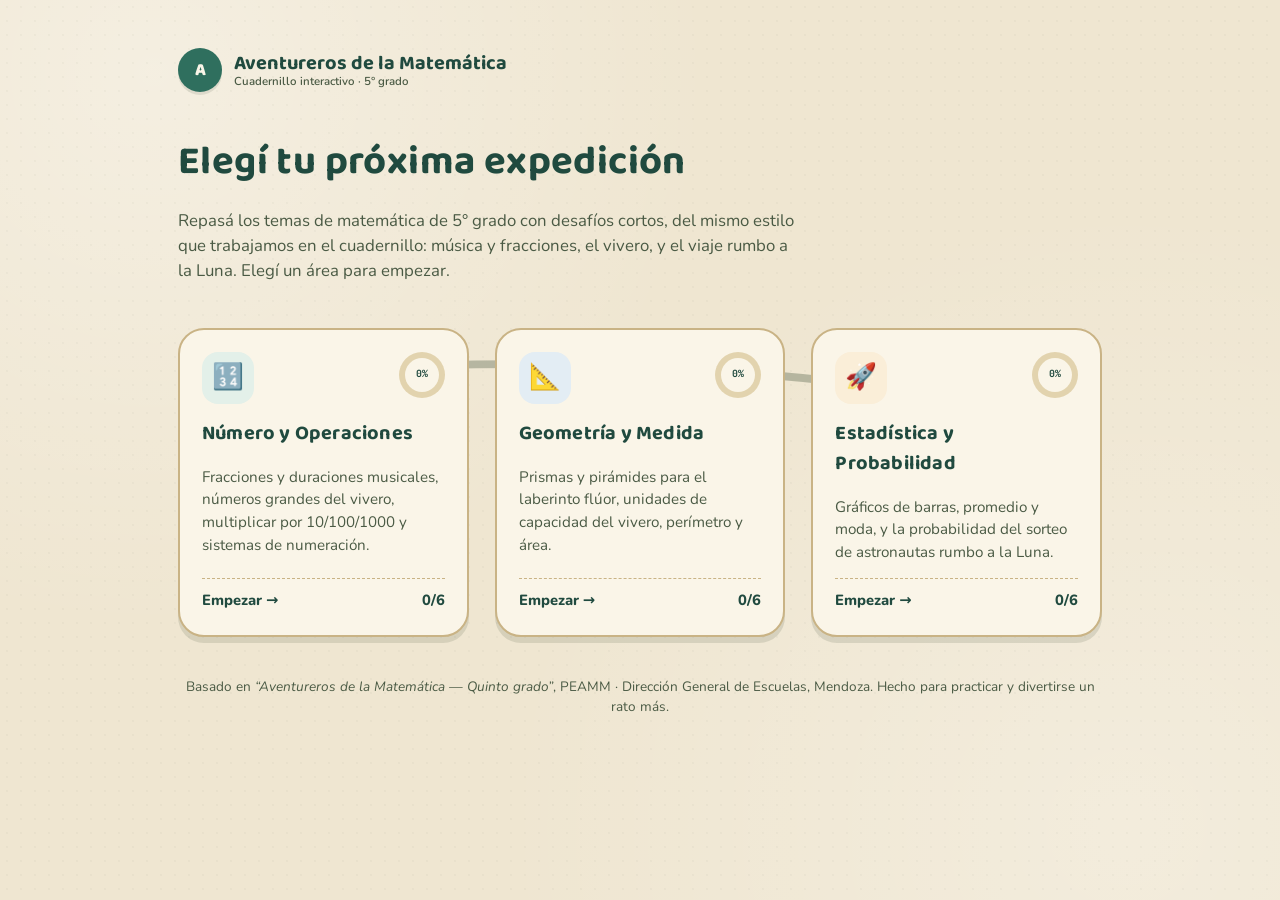
<file: cuadernillo-repaso/index.html>
<!DOCTYPE html>
<html lang="es-AR">
<head>
<meta charset="UTF-8">
<meta name="viewport" content="width=device-width, initial-scale=1">
<title>Aventureros de la Matemática · 5° grado</title>
<meta name="description" content="Ejercitación interactiva de Matemática para 5° grado: fracciones, decimales, geometría, medida, estadística y probabilidad.">
<link rel="icon" href="data:image/svg+xml,<svg xmlns=%22http://www.w3.org/2000/svg%22 viewBox=%220 0 100 100%22><text y=%22.9em%22 font-size=%2290%22>🧭</text></svg>">
<link rel="stylesheet" href="css/styles.css">
</head>
<body>
<div class="shell">

  <header class="top-bar">
    <a class="brand" href="index.html">
      <span class="brand__badge" aria-hidden="true">A</span>
      <span class="brand__text">Aventureros de la Matemática<small>Cuadernillo interactivo · 5° grado</small></span>
    </a>
  </header>

  <section class="hero">
    <h1>Elegí tu próxima expedición</h1>
    <p>Repasá los temas de matemática de 5° grado con desafíos cortos, del mismo estilo que trabajamos en el cuadernillo: música y fracciones, el vivero, y el viaje rumbo a la Luna. Elegí un área para empezar.</p>
  </section>

  <div class="trail-wrap">
    <svg class="trail-svg" viewBox="0 0 100 100" preserveAspectRatio="none" aria-hidden="true">
      <path d="M 10 15 Q 50 5, 90 25 T 50 55 T 10 85" />
    </svg>
    <div class="topic-grid" id="topic-grid"></div>
  </div>

  <footer class="site-foot">
    <p>Basado en <em>“Aventureros de la Matemática — Quinto grado”</em>, PEAMM · Dirección General de Escuelas, Mendoza. Hecho para practicar y divertirse un rato más.</p>
  </footer>
</div>

<script src="js/engine.js"></script>
<script src="js/home.js"></script>
</body>
</html>
</file>
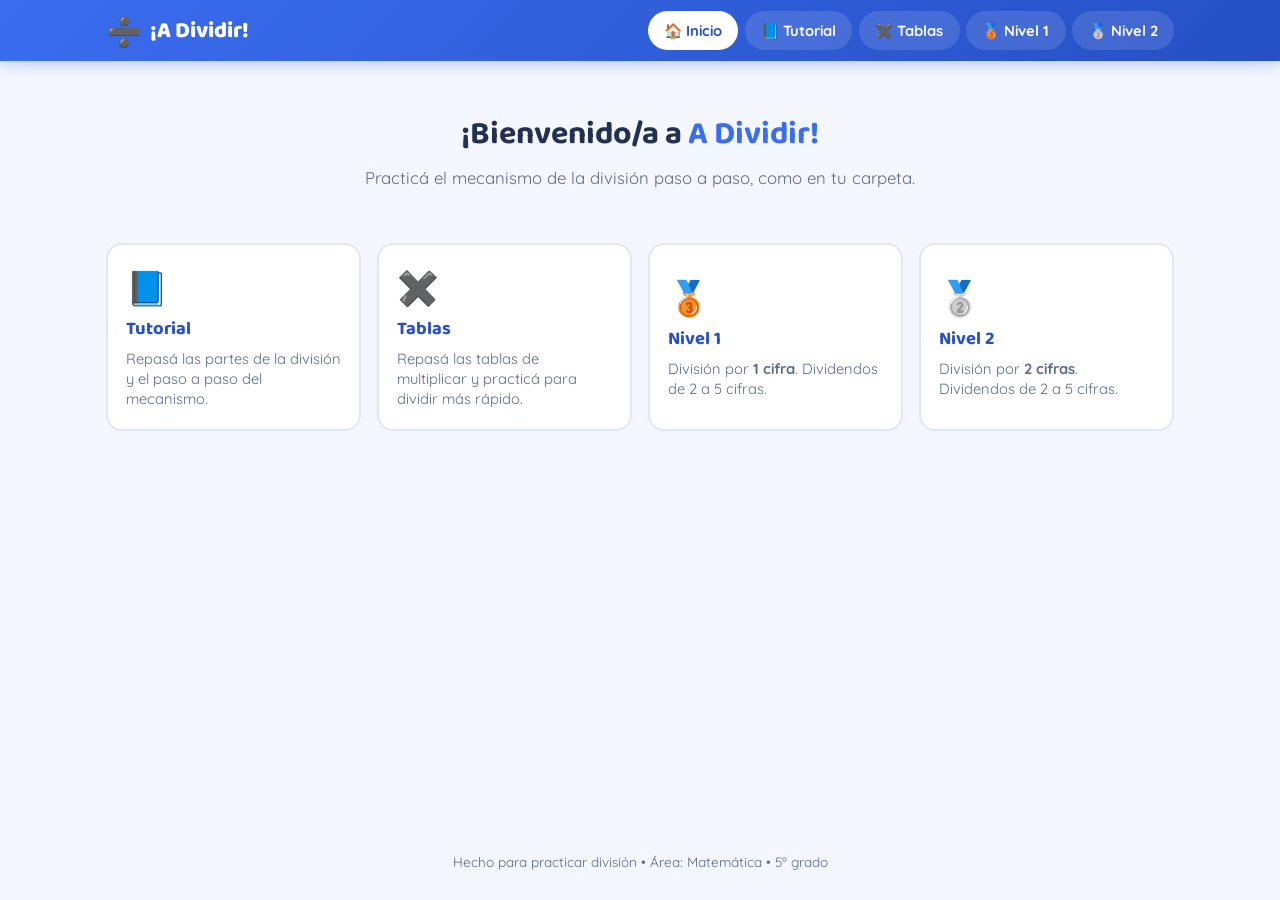
<file: division/index.html>
<!DOCTYPE html>
<html lang="es">
<head>
<meta charset="UTF-8">
<meta name="viewport" content="width=device-width, initial-scale=1.0">
<title>¡A Dividir! - Práctica de Divisiones 5º Grado</title>
<link rel="preconnect" href="https://fonts.googleapis.com">
<link rel="preconnect" href="https://fonts.gstatic.com" crossorigin>
<link href="https://fonts.googleapis.com/css2?family=Baloo+2:wght@500;700;800&family=Quicksand:wght@500;600;700&display=swap" rel="stylesheet">
<link rel="stylesheet" href="style.css">
</head>
<body>

<header id="app-header">
  <div class="header-inner">
    <div class="brand" data-nav="inicio">
      <span class="brand-icon">➗</span>
      <span class="brand-title">¡A Dividir!</span>
    </div>
    <nav id="main-nav">
      <button class="nav-btn active" data-nav="inicio">🏠 Inicio</button>
      <button class="nav-btn" data-nav="tutorial">📘 Tutorial</button>
      <button class="nav-btn" data-nav="tablas">✖️ Tablas</button>
      <button class="nav-btn" data-nav="nivel1">🥉 Nivel 1</button>
      <button class="nav-btn" data-nav="nivel2">🥈 Nivel 2</button>
    </nav>
  </div>
</header>

<main id="app-main">

  <!-- ===================== INICIO ===================== -->
  <section id="view-inicio" class="view active">
    <div class="hero">
      <h1>¡Bienvenido/a a <span class="accent">A Dividir!</span></h1>
      <p class="hero-sub">Practicá el mecanismo de la división paso a paso, como en tu carpeta.</p>
    </div>
    <div class="cards-grid">
      <button class="menu-card" data-nav="tutorial">
        <div class="menu-card-icon">📘</div>
        <h3>Tutorial</h3>
        <p>Repasá las partes de la división y el paso a paso del mecanismo.</p>
      </button>
      <button class="menu-card" data-nav="tablas">
        <div class="menu-card-icon">✖️</div>
        <h3>Tablas</h3>
        <p>Repasá las tablas de multiplicar y practicá para dividir más rápido.</p>
      </button>
      <button class="menu-card" data-nav="nivel1">
        <div class="menu-card-icon">🥉</div>
        <h3>Nivel 1</h3>
        <p>División por <strong>1 cifra</strong>. Dividendos de 2 a 5 cifras.</p>
      </button>
      <button class="menu-card" data-nav="nivel2">
        <div class="menu-card-icon">🥈</div>
        <h3>Nivel 2</h3>
        <p>División por <strong>2 cifras</strong>. Dividendos de 2 a 5 cifras.</p>
      </button>
    </div>
  </section>

  <!-- ===================== TUTORIAL ===================== -->
  <section id="view-tutorial" class="view">
    <h2 class="view-title">📘 Tutorial: el mecanismo de la división</h2>
    <div class="tutorial-box">
      <div id="tutorial-slide" class="tutorial-slide"></div>
      <div class="tutorial-controls">
        <button id="tut-prev" class="btn btn-secondary">⬅ Anterior</button>
        <span id="tut-progress" class="tutorial-progress"></span>
        <button id="tut-next" class="btn btn-primary">Siguiente ➡</button>
      </div>
    </div>
  </section>

  <!-- ===================== TABLAS ===================== -->
  <section id="view-tablas" class="view">
    <h2 class="view-title">✖️ Tablas de multiplicar</h2>

    <div class="tablas-tabs">
      <button class="tab-btn active" data-tab="consulta">📖 Consultar tabla</button>
      <button class="tab-btn" data-tab="practicar">🎯 Practicar</button>
    </div>

    <div id="tablas-consulta" class="tablas-panel active">
      <div class="tabla-selector" id="tabla-selector"></div>
      <div class="tabla-resultado" id="tabla-resultado"></div>
    </div>

    <div id="tablas-practicar" class="tablas-panel">
      <div class="practica-card">
        <div class="practica-score">Aciertos: <span id="practica-aciertos">0</span> / <span id="practica-total">0</span></div>
        <div class="practica-pregunta" id="practica-pregunta">¿Cuánto es 6 × 7?</div>
        <input type="number" id="practica-input" class="practica-input" placeholder="?">
        <div class="practica-buttons">
          <button id="practica-comprobar" class="btn btn-primary">Comprobar</button>
          <button id="practica-siguiente" class="btn btn-secondary">Siguiente ➡</button>
        </div>
        <div id="practica-feedback" class="practica-feedback"></div>
      </div>
    </div>
  </section>

  <!-- ===================== NIVEL 1 (1 cifra) ===================== -->
  <section id="view-nivel1" class="view">
    <h2 class="view-title">🥉 Nivel 1 — División por 1 cifra</h2>
    <p class="view-desc">Elegí cuántas cifras querés que tenga el dividendo. ¡Empezá por 2 e ideal ir subiendo!</p>
    <div class="dificultad-selector" id="nivel1-dif"></div>
    <div class="ejercicio-toolbar">
      <button id="nivel1-nuevo" class="btn btn-primary">🔄 Nuevo ejercicio</button>
    </div>
    <div id="nivel1-exercise" class="exercise-area"></div>
  </section>

  <!-- ===================== NIVEL 2 (2 cifras) ===================== -->
  <section id="view-nivel2" class="view">
    <h2 class="view-title">🥈 Nivel 2 — División por 2 cifras</h2>
    <p class="view-desc">Elegí cuántas cifras querés que tenga el dividendo.</p>
    <div class="dificultad-selector" id="nivel2-dif"></div>
    <div class="ejercicio-toolbar">
      <button id="nivel2-nuevo" class="btn btn-primary">🔄 Nuevo ejercicio</button>
    </div>
    <div id="nivel2-exercise" class="exercise-area"></div>
  </section>

</main>

<footer id="app-footer">
  <p>Hecho para practicar división • Área: Matemática • 5º grado</p>
</footer>

<script src="script.js"></script>
</body>
</html>
</file>
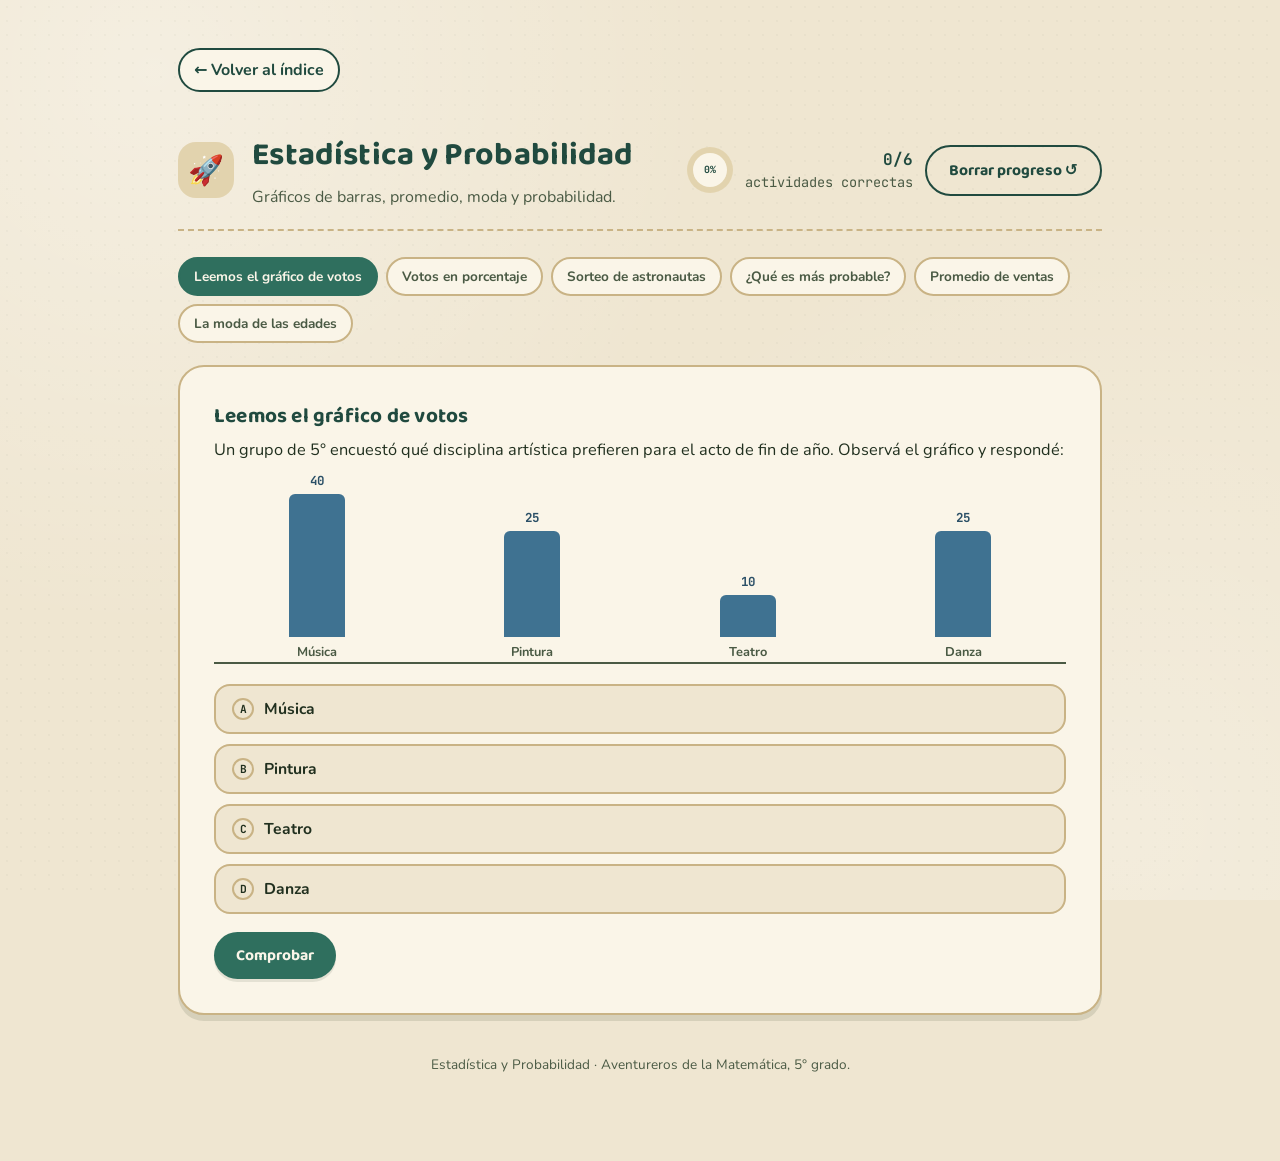
<file: cuadernillo-repaso/temas/estadistica-probabilidad.html>
<!DOCTYPE html>
<html lang="es-AR">
<head>
<meta charset="UTF-8">
<meta name="viewport" content="width=device-width, initial-scale=1">
<title>Estadística y Probabilidad · Aventureros de la Matemática 5°</title>
<link rel="icon" href="data:image/svg+xml,<svg xmlns=%22http://www.w3.org/2000/svg%22 viewBox=%220 0 100 100%22><text y=%22.9em%22 font-size=%2290%22>🚀</text></svg>">
<link rel="stylesheet" href="../css/styles.css">
</head>
<body>
<div class="shell">
  <header class="top-bar">
    <a class="back-link" href="../index.html">← Volver al índice</a>
  </header>

  <div id="topic-header" class="topic-header"></div>
  <nav id="activity-nav" class="activity-nav" aria-label="Actividades del tema"></nav>
  <div id="activity-panel"></div>

  <footer class="site-foot">
    <p>Estadística y Probabilidad · Aventureros de la Matemática, 5° grado.</p>
  </footer>
</div>

<script src="../js/engine.js"></script>
<script src="../js/temas/estadistica-probabilidad.js"></script>
</body>
</html>
</file>
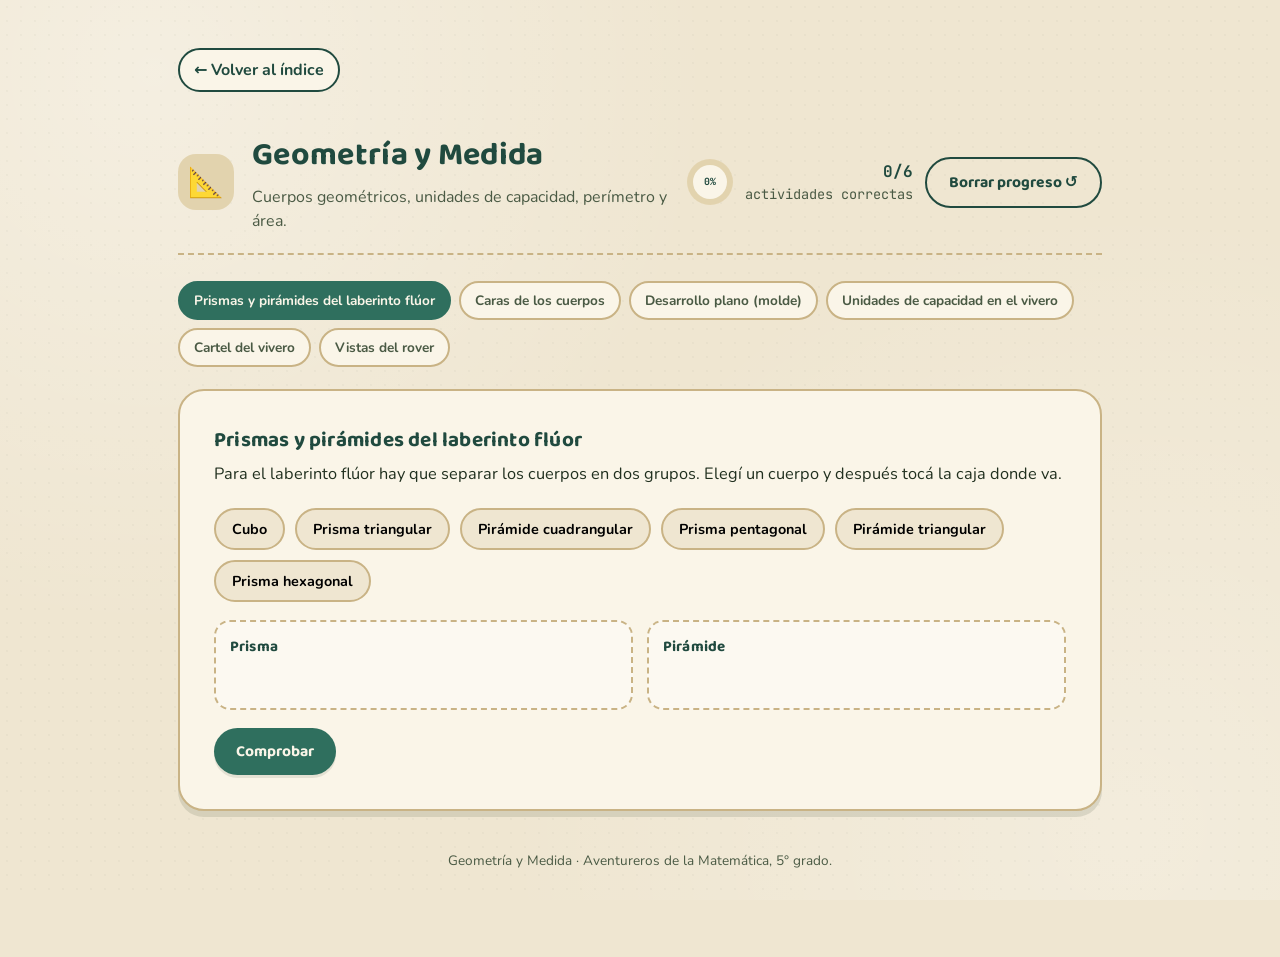
<file: cuadernillo-repaso/temas/geometria-medida.html>
<!DOCTYPE html>
<html lang="es-AR">
<head>
<meta charset="UTF-8">
<meta name="viewport" content="width=device-width, initial-scale=1">
<title>Geometría y Medida · Aventureros de la Matemática 5°</title>
<link rel="icon" href="data:image/svg+xml,<svg xmlns=%22http://www.w3.org/2000/svg%22 viewBox=%220 0 100 100%22><text y=%22.9em%22 font-size=%2290%22>📐</text></svg>">
<link rel="stylesheet" href="../css/styles.css">
</head>
<body>
<div class="shell">
  <header class="top-bar">
    <a class="back-link" href="../index.html">← Volver al índice</a>
  </header>

  <div id="topic-header" class="topic-header"></div>
  <nav id="activity-nav" class="activity-nav" aria-label="Actividades del tema"></nav>
  <div id="activity-panel"></div>

  <footer class="site-foot">
    <p>Geometría y Medida · Aventureros de la Matemática, 5° grado.</p>
  </footer>
</div>

<script src="../js/engine.js"></script>
<script src="../js/temas/geometria-medida.js"></script>
</body>
</html>
</file>
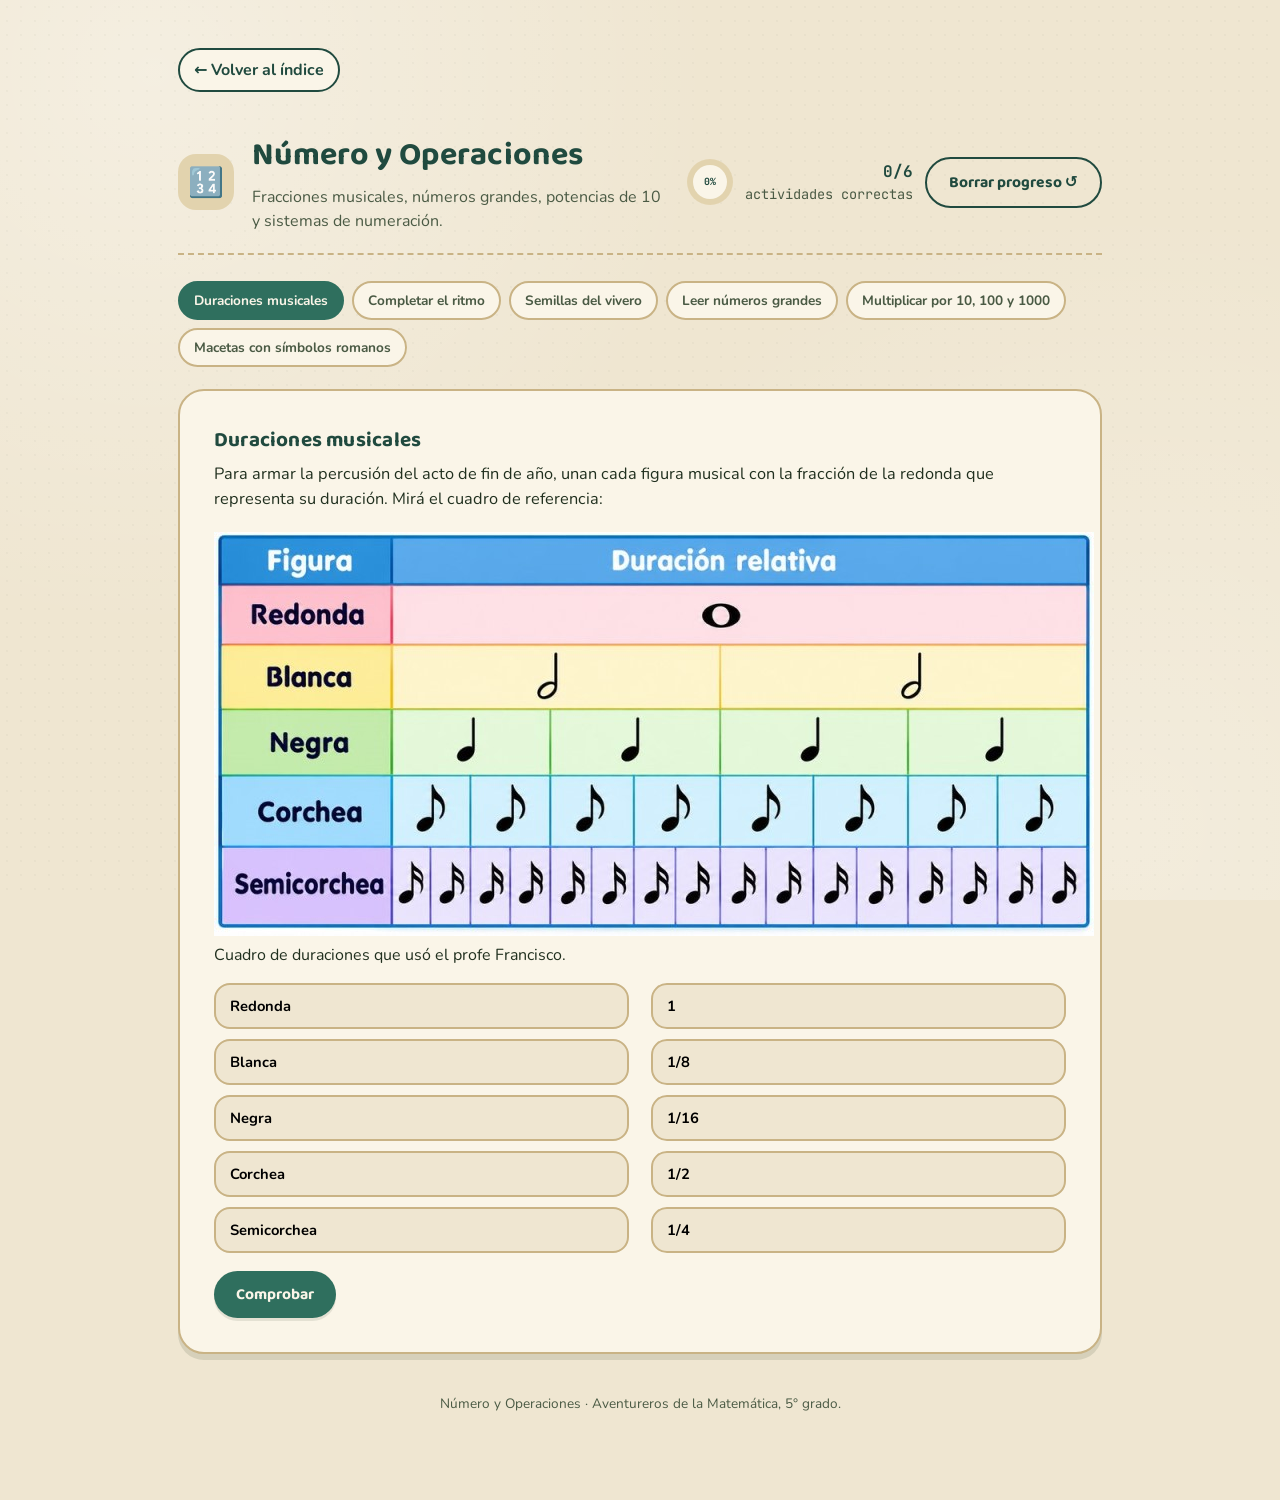
<file: cuadernillo-repaso/temas/numero-operaciones.html>
<!DOCTYPE html>
<html lang="es-AR">
<head>
<meta charset="UTF-8">
<meta name="viewport" content="width=device-width, initial-scale=1">
<title>Número y Operaciones · Aventureros de la Matemática 5°</title>
<link rel="icon" href="data:image/svg+xml,<svg xmlns=%22http://www.w3.org/2000/svg%22 viewBox=%220 0 100 100%22><text y=%22.9em%22 font-size=%2290%22>🔢</text></svg>">
<link rel="stylesheet" href="../css/styles.css">
</head>
<body>
<div class="shell">
  <header class="top-bar">
    <a class="back-link" href="../index.html">← Volver al índice</a>
  </header>

  <div id="topic-header" class="topic-header"></div>
  <nav id="activity-nav" class="activity-nav" aria-label="Actividades del tema"></nav>
  <div id="activity-panel"></div>

  <footer class="site-foot">
    <p>Número y Operaciones · Aventureros de la Matemática, 5° grado.</p>
  </footer>
</div>

<script src="../js/engine.js"></script>
<script src="../js/temas/numero-operaciones.js"></script>
</body>
</html>
</file>
<file: cuadernillo-repaso/css/styles.css>
@import url('https://fonts.googleapis.com/css2?family=Baloo+2:wght@500;600;700;800&family=Nunito:ital,wght@0,400;0,600;0,700;1,600&family=JetBrains+Mono:wght@500;700&display=swap');

/* ---------- Tokens ---------- */
:root{
  --kraft:        #efe6d1;
  --kraft-deep:   #e2d3ae;
  --paper:        #faf5e8;
  --ink:          #21301f;
  --ink-soft:     #4a5a44;
  --pine:         #2f6f5e;
  --pine-deep:    #204a3f;
  --mustard:      #dc9c2f;
  --mustard-deep: #9c6c14;
  --sky:          #3f7291;
  --sky-deep:     #2a4f66;
  --brick:        #b6522f;
  --brick-deep:   #7c341a;
  --ok:           #2f7a4f;
  --ok-bg:        #dcefe0;
  --err:          #a4402a;
  --err-bg:       #f6ddd3;
  --line:         #c9b385;

  --radius-s: 10px;
  --radius-m: 16px;
  --radius-l: 26px;

  --shadow: 0 6px 0 rgba(33,48,31,0.12);
  --shadow-soft: 0 3px 0 rgba(33,48,31,0.10);

  --font-display: "Baloo 2", system-ui, sans-serif;
  --font-body: "Nunito", system-ui, sans-serif;
  --font-mono: "JetBrains Mono", ui-monospace, monospace;
}

@media (prefers-reduced-motion: reduce){
  *{ animation-duration: 0.001ms !important; animation-iteration-count: 1 !important; transition-duration: 0.001ms !important; }
}

*, *::before, *::after{ box-sizing: border-box; }

html{ scroll-behavior: smooth; }

body{
  margin:0;
  min-height:100vh;
  background:
    radial-gradient(circle at 12% 8%, rgba(255,255,255,0.35), transparent 40%),
    radial-gradient(circle at 88% 92%, rgba(255,255,255,0.25), transparent 45%),
    var(--kraft);
  background-attachment: fixed;
  color: var(--ink);
  font-family: var(--font-body);
  line-height: 1.5;
}

/* subtle paper-grain via layered dots */
body::before{
  content:"";
  position: fixed; inset:0;
  pointer-events:none;
  opacity:0.5;
  background-image: radial-gradient(rgba(33,48,31,0.055) 1px, transparent 1px);
  background-size: 14px 14px;
  z-index:0;
}

h1,h2,h3,h4{
  font-family: var(--font-display);
  margin: 0 0 0.4em;
  color: var(--pine-deep);
  letter-spacing: 0.01em;
}

p{ margin: 0 0 1em; }

a{ color: var(--sky-deep); }

button{ font-family: inherit; }

:focus-visible{
  outline: 3px solid var(--mustard-deep);
  outline-offset: 3px;
  border-radius: 6px;
}

.visually-hidden{
  position:absolute; width:1px; height:1px;
  overflow:hidden; clip:rect(0 0 0 0); white-space:nowrap;
}

/* ---------- Shell ---------- */
.shell{
  position:relative; z-index:1;
  max-width: 980px;
  margin: 0 auto;
  padding: clamp(20px, 5vw, 48px) clamp(16px, 4vw, 28px) 72px;
}

.top-bar{
  display:flex;
  align-items:center;
  justify-content:space-between;
  gap:12px;
  margin-bottom: clamp(24px, 5vw, 40px);
}

.brand{
  display:flex;
  align-items:center;
  gap:12px;
  text-decoration:none;
}

.brand__badge{
  width:44px; height:44px;
  border-radius: 50%;
  background: var(--pine);
  color: var(--paper);
  display:grid; place-items:center;
  font-family: var(--font-display);
  font-weight:800;
  font-size:1.1rem;
  box-shadow: var(--shadow-soft);
  flex: none;
}

.brand__text{
  font-family: var(--font-display);
  color: var(--pine-deep);
  font-weight: 700;
  font-size: clamp(1rem, 2.6vw, 1.25rem);
  line-height:1.15;
}
.brand__text small{
  display:block;
  font-family: var(--font-body);
  font-weight:600;
  color: var(--ink-soft);
  font-size:0.72rem;
  text-transform: none;
}

.back-link{
  display:inline-flex; align-items:center; gap:6px;
  font-weight:700;
  text-decoration:none;
  color: var(--pine-deep);
  padding:8px 14px;
  border-radius: 999px;
  border:2px solid var(--pine-deep);
  background: var(--paper);
  transition: transform 0.15s ease, background 0.15s ease;
}
.back-link:hover{ background: var(--kraft-deep); transform: translateY(-1px); }

/* ---------- Hero (landing) ---------- */
.hero{ margin-bottom: clamp(28px, 6vw, 44px); max-width: 62ch; }
.hero h1{ font-size: clamp(1.7rem, 4.4vw, 2.5rem); }
.hero p{ color: var(--ink-soft); font-size:1.05rem; }

.trail-wrap{ position:relative; }

.trail-svg{
  position:absolute;
  inset:0;
  width:100%; height:100%;
  z-index:0;
  pointer-events:none;
}
.trail-svg path{
  fill:none;
  stroke: var(--ink-soft);
  stroke-width:2.5;
  stroke-dasharray: 9 9;
  opacity:0.35;
}

/* ---------- Topic cards (landing) ---------- */
.topic-grid{
  position:relative; z-index:1;
  display:grid;
  gap: clamp(18px, 3vw, 26px);
  grid-template-columns: repeat(auto-fit, minmax(260px, 1fr));
}

.topic-card{
  position:relative;
  display:flex;
  flex-direction:column;
  gap:14px;
  padding: 22px 22px 24px;
  background: var(--paper);
  border-radius: var(--radius-l);
  border: 2px solid var(--line);
  box-shadow: var(--shadow);
  text-decoration:none;
  color: var(--ink);
  transition: transform 0.18s ease, box-shadow 0.18s ease;
}
.topic-card:hover{ transform: translateY(-4px); box-shadow: 0 10px 0 rgba(33,48,31,0.12); }
.topic-card:focus-visible{ transform: translateY(-4px); }

.topic-card__top{ display:flex; align-items:flex-start; justify-content:space-between; gap:10px; }

.topic-card__icon{
  width:52px; height:52px;
  border-radius: 16px;
  display:grid; place-items:center;
  font-size:1.6rem;
  flex:none;
}
.topic-card--numero .topic-card__icon{ background:#e3f0e9; }
.topic-card--geometria .topic-card__icon{ background:#e3edf4; }
.topic-card--estadistica .topic-card__icon{ background:#faeed8; }

.topic-card h2{ font-size:1.25rem; margin-bottom:0.2em; }
.topic-card__desc{ color: var(--ink-soft); font-size:0.95rem; margin:0; }

.topic-card__foot{
  margin-top:auto;
  display:flex; align-items:center; justify-content:space-between; gap:10px;
  padding-top:10px;
  border-top: 1.5px dashed var(--line);
}

.topic-card__cta{
  font-weight:800;
  color: var(--pine-deep);
  font-size:0.92rem;
}

/* ---------- Progress ring ---------- */
.ring{
  --pct: 0;
  width:46px; height:46px;
  border-radius:50%;
  display:grid; place-items:center;
  background: conic-gradient(var(--pine) calc(var(--pct)*1%), var(--kraft-deep) 0);
  flex: none;
}
.ring__hole{
  width:34px; height:34px;
  border-radius:50%;
  background: var(--paper);
  display:grid; place-items:center;
  font-family: var(--font-mono);
  font-weight:700;
  font-size:0.62rem;
  color: var(--pine-deep);
}

/* ---------- Topic page header ---------- */
.topic-header{
  display:flex;
  flex-wrap:wrap;
  align-items:center;
  gap: 18px;
  margin-bottom: 26px;
  padding-bottom: 20px;
  border-bottom: 2.5px dashed var(--line);
}
.topic-header__icon{
  width:56px; height:56px;
  border-radius:18px;
  display:grid; place-items:center;
  font-size:1.8rem;
  background: var(--kraft-deep);
  flex:none;
}
.topic-header__text{ flex:1 1 240px; }
.topic-header h1{ font-size: clamp(1.4rem, 3.4vw, 2rem); margin-bottom:0.15em; }
.topic-header p{ margin:0; color: var(--ink-soft); }

.topic-header__stats{
  display:flex; align-items:center; gap:12px;
  margin-left:auto;
}
.topic-header__score{
  font-family: var(--font-mono);
  font-size:0.85rem;
  color: var(--ink-soft);
  text-align:right;
}
.topic-header__score strong{ display:block; color: var(--pine-deep); font-size:1rem; }

/* ---------- Activity nav ---------- */
.activity-nav{
  display:flex;
  flex-wrap:wrap;
  gap:8px;
  margin-bottom: 22px;
}
.activity-pill{
  border: 2px solid var(--line);
  background: var(--paper);
  color: var(--ink-soft);
  font-weight:700;
  font-size:0.85rem;
  padding:8px 14px;
  border-radius:999px;
  cursor:pointer;
  transition: all 0.15s ease;
}
.activity-pill[aria-current="true"]{
  background: var(--pine);
  border-color: var(--pine);
  color: var(--paper);
}
.activity-pill--done::after{
  content:" ✓";
}
.activity-pill:hover{ border-color: var(--pine); }

/* ---------- Activity panel ---------- */
.activity-panel{
  background: var(--paper);
  border-radius: var(--radius-l);
  border: 2px solid var(--line);
  box-shadow: var(--shadow);
  padding: clamp(20px, 4vw, 34px);
}

.activity-panel h2{ font-size:1.3rem; margin-bottom:0.3em; }
.activity-panel__prompt{ font-size:1.02rem; color: var(--ink); margin-bottom:1.3em; }
.activity-panel__prompt strong{ color: var(--pine-deep); }

/* multiple choice */
.mc-options{ display:grid; gap:10px; margin-bottom:18px; }
.mc-option{
  display:flex; align-items:center; gap:10px;
  text-align:left;
  border:2px solid var(--line);
  background: var(--kraft);
  border-radius: var(--radius-m);
  padding:12px 16px;
  font-family: var(--font-body);
  font-weight:700;
  font-size:0.98rem;
  color: var(--ink);
  cursor:pointer;
  transition: all 0.12s ease;
}
.mc-option:hover{ border-color: var(--pine); }
.mc-option[aria-pressed="true"]{ border-color: var(--pine); background: #e3f0e9; }
.mc-option[data-state="correct"]{ border-color: var(--ok); background: var(--ok-bg); }
.mc-option[data-state="incorrect"]{ border-color: var(--err); background: var(--err-bg); }
.mc-option__bullet{
  width:22px; height:22px; border-radius:50%;
  border:2px solid var(--line);
  flex:none;
  display:grid; place-items:center;
  font-size:0.7rem;
  font-family: var(--font-mono);
}

/* true/false */
.tf-options{ display:flex; gap:12px; margin-bottom:18px; }
.tf-option{
  flex:1;
  border:2px solid var(--line);
  background: var(--kraft);
  border-radius: var(--radius-m);
  padding:16px;
  font-family: var(--font-display);
  font-weight:700;
  font-size:1.05rem;
  cursor:pointer;
  transition: all 0.12s ease;
}
.tf-option:hover{ border-color: var(--pine); }
.tf-option[aria-pressed="true"]{ border-color: var(--pine); background:#e3f0e9; }
.tf-option[data-state="correct"]{ border-color: var(--ok); background: var(--ok-bg); }
.tf-option[data-state="incorrect"]{ border-color: var(--err); background: var(--err-bg); }

/* numeric */
.numeric-items{ display:grid; gap:16px; margin-bottom:18px; }
.numeric-item label{ display:block; font-weight:700; margin-bottom:6px; }
.numeric-item__row{ display:flex; align-items:center; gap:10px; flex-wrap:wrap; }
.numeric-item input[type="text"]{
  font-family: var(--font-mono);
  font-size:1.05rem;
  font-weight:700;
  width:9ch;
  padding:9px 12px;
  border-radius: var(--radius-s);
  border:2px solid var(--line);
  background: var(--kraft);
  color: var(--ink);
}
.numeric-item input[type="text"]:focus{ border-color: var(--pine); }
.numeric-item__unit{ font-size:0.9rem; color: var(--ink-soft); font-weight:700; }
.numeric-item__mark{ font-size:1.1rem; }
.numeric-item[data-state="correct"] input{ border-color: var(--ok); background: var(--ok-bg); }
.numeric-item[data-state="incorrect"] input{ border-color: var(--err); background: var(--err-bg); }

/* match */
.match-board{ display:grid; grid-template-columns: 1fr 1fr; gap: 22px; margin-bottom:18px; }
.match-col{ display:grid; gap:10px; align-content:start; }
.match-chip{
  border:2px solid var(--line);
  background: var(--kraft);
  border-radius: var(--radius-m);
  padding:11px 14px;
  font-weight:700;
  font-size:0.92rem;
  cursor:pointer;
  text-align:left;
  transition: all 0.12s ease;
}
.match-chip:hover{ border-color: var(--pine); }
.match-chip[aria-pressed="true"]{ border-color: var(--mustard-deep); background:#faeed8; }
.match-chip[data-state="matched"]{ border-color: var(--ok); background: var(--ok-bg); cursor:default; }
.match-chip[data-state="wrong"]{ border-color: var(--err); background: var(--err-bg); }
.match-chip:disabled{ opacity:0.55; cursor:default; }

/* classify */
.classify-pool{ display:flex; flex-wrap:wrap; gap:10px; margin-bottom:18px; }
.classify-chip{
  border:2px solid var(--line);
  background: var(--kraft);
  border-radius: 999px;
  padding:9px 16px;
  font-weight:700;
  font-size:0.9rem;
  cursor:pointer;
}
.classify-chip[data-placed="true"]{ opacity:0.4; cursor:default; }
.classify-bins{ display:grid; gap:14px; grid-template-columns: repeat(auto-fit, minmax(200px,1fr)); margin-bottom:18px; }
.classify-bin{
  border:2.5px dashed var(--line);
  border-radius: var(--radius-m);
  padding:14px;
  min-height:90px;
  background: rgba(255,255,255,0.4);
}
.classify-bin h4{ margin:0 0 8px; font-size:0.95rem; color: var(--pine-deep); }
.classify-bin__items{ display:flex; flex-wrap:wrap; gap:8px; }
.classify-bin__items .classify-chip{ cursor:default; }
.classify-bin__items .classify-chip[data-correct="true"]{ border-color: var(--ok); background: var(--ok-bg); }
.classify-bin__items .classify-chip[data-correct="false"]{ border-color: var(--err); background: var(--err-bg); }

/* sort */
.sort-list{ list-style:none; margin:0 0 18px; padding:0; display:grid; gap:8px; }
.sort-item{
  display:flex; align-items:center; gap:10px;
  border:2px solid var(--line);
  background: var(--kraft);
  border-radius: var(--radius-m);
  padding:9px 12px;
}
.sort-item__num{ font-family: var(--font-mono); font-weight:700; color: var(--ink-soft); width:1.4em; flex:none; }
.sort-item__label{ flex:1; font-weight:700; font-family: var(--font-mono); }
.sort-item__controls{ display:flex; gap:4px; }
.sort-btn{
  border:2px solid var(--line);
  background: var(--paper);
  border-radius:8px;
  width:30px; height:30px;
  font-size:0.95rem;
  cursor:pointer;
  display:grid; place-items:center;
}
.sort-btn:disabled{ opacity:0.3; cursor:default; }
.sort-btn:hover:not(:disabled){ border-color: var(--pine); }
.sort-item[data-state="correct"]{ border-color: var(--ok); background: var(--ok-bg); }
.sort-item[data-state="incorrect"]{ border-color: var(--err); background: var(--err-bg); }

/* bar chart */
.bar-chart{
  display:flex; align-items:flex-end; gap: clamp(10px,3vw,22px);
  height: 180px;
  padding: 10px 6px 0;
  margin-bottom: 20px;
  border-bottom: 2.5px solid var(--ink-soft);
}
.bar-chart__col{ display:flex; flex-direction:column; align-items:center; gap:6px; flex:1; height:100%; justify-content:flex-end; }
.bar-chart__bar{
  width: 100%;
  max-width:56px;
  border-radius: 6px 6px 0 0;
  background: var(--sky);
  position:relative;
}
.bar-chart__value{
  position:absolute; top:-22px; left:50%; transform:translateX(-50%);
  font-family: var(--font-mono); font-weight:700; font-size:0.78rem; color: var(--sky-deep);
}
.bar-chart__label{ font-size:0.8rem; font-weight:700; color: var(--ink-soft); text-align:center; }

/* controls & feedback */
.activity-controls{ display:flex; flex-wrap:wrap; align-items:center; gap:12px; margin-top: 6px; }

.btn{
  font-family: var(--font-display);
  font-weight:700;
  font-size:0.98rem;
  border:none;
  border-radius: 999px;
  padding: 11px 22px;
  cursor:pointer;
  transition: transform 0.12s ease, box-shadow 0.12s ease;
}
.btn:disabled{ opacity:0.45; cursor:not-allowed; }
.btn-primary{ background: var(--pine); color: var(--paper); box-shadow: var(--shadow-soft); }
.btn-primary:hover:not(:disabled){ transform: translateY(-2px); }
.btn-ghost{ background: transparent; color: var(--pine-deep); border:2px solid var(--pine-deep); }
.btn-ghost:hover:not(:disabled){ background: var(--kraft-deep); }

.feedback{
  flex-basis:100%;
  border-radius: var(--radius-m);
  padding: 13px 16px;
  font-weight:700;
  display:none;
  gap:8px;
}
.feedback.is-visible{ display:flex; align-items:flex-start; }
.feedback--ok{ background: var(--ok-bg); color: var(--ok); }
.feedback--err{ background: var(--err-bg); color: var(--err); }
.feedback__body{ font-weight:600; color: var(--ink); }
.feedback__body strong{ color: inherit; font-weight:800; }

/* completion banner */
.completion{
  text-align:center;
  padding: 30px 20px;
  background: var(--paper);
  border-radius: var(--radius-l);
  border: 2px solid var(--line);
  box-shadow: var(--shadow);
}
.completion__score{ font-family: var(--font-mono); font-size:2.2rem; color: var(--pine-deep); font-weight:700; }

footer.site-foot{
  text-align:center;
  color: var(--ink-soft);
  font-size:0.85rem;
  margin-top: 40px;
}

@media (max-width: 560px){
  .match-board{ grid-template-columns: 1fr; }
  .topic-header__stats{ margin-left:0; width:100%; justify-content:space-between; }
}
</file>
<file: division/style.css>
:root{
  --primary:#3a6df0;
  --primary-dark:#2650c4;
  --secondary:#ff9f43;
  --success:#22b573;
  --success-bg:#e4f9ee;
  --danger:#e5484d;
  --danger-bg:#fdeaea;
  --bg:#f4f7ff;
  --card-bg:#ffffff;
  --text:#22314f;
  --text-soft:#5c6a8a;
  --border:#dfe6f7;
  --radius:16px;
  --radius-sm:10px;
  --nivel2-accent:#8b5cf6;
  --digit-w:1.55rem;
  --digit-font:2rem;
  font-family:'Quicksand',sans-serif;
}

/* Fuente monoespaciada para todo lo que deba alinearse cifra a cifra
   (dividendo, producto a restar, resultado de la resta). Usar la misma
   fuente y el mismo ancho de celda (--digit-w) en todos estos elementos
   es lo que garantiza que las cajas queden justo debajo de la cifra que
   corresponde. */
.mono-digits{
  font-family:'Consolas','Menlo','Liberation Mono',monospace;
  font-variant-numeric:tabular-nums;
  letter-spacing:0;
}

*{box-sizing:border-box;}
html,body{margin:0;padding:0;}
body{
  background:var(--bg);
  color:var(--text);
  min-height:100vh;
  display:flex;
  flex-direction:column;
}

h1,h2,h3{font-family:'Baloo 2',cursive;margin:0;}

/* ---------- HEADER ---------- */
#app-header{
  background:linear-gradient(135deg,var(--primary),var(--primary-dark));
  color:#fff;
  position:sticky;
  top:0;
  z-index:50;
  box-shadow:0 4px 14px rgba(38,80,196,0.25);
}
.header-inner{
  max-width:1100px;
  margin:0 auto;
  padding:.7rem 1rem;
  display:flex;
  align-items:center;
  justify-content:space-between;
  flex-wrap:wrap;
  gap:.6rem;
}
.brand{
  display:flex;
  align-items:center;
  gap:.5rem;
  cursor:pointer;
  background:none;
  border:none;
  color:#fff;
}
.brand-icon{font-size:1.8rem;}
.brand-title{font-family:'Baloo 2',cursive;font-size:1.4rem;font-weight:800;}

#main-nav{display:flex;gap:.4rem;flex-wrap:wrap;}
.nav-btn{
  font-family:'Quicksand',sans-serif;
  font-weight:700;
  background:rgba(255,255,255,0.12);
  border:2px solid transparent;
  color:#fff;
  padding:.5rem .9rem;
  border-radius:999px;
  cursor:pointer;
  transition:all .15s ease;
  font-size:.92rem;
}
.nav-btn:hover{background:rgba(255,255,255,0.24);}
.nav-btn.active{background:#fff;color:var(--primary-dark);}

/* ---------- MAIN / VIEWS ---------- */
#app-main{
  flex:1;
  max-width:1100px;
  width:100%;
  margin:0 auto;
  padding:1.4rem 1rem 3rem;
}
.view{display:none;animation:fadeIn .25s ease;}
.view.active{display:block;}
@keyframes fadeIn{from{opacity:0;transform:translateY(6px);}to{opacity:1;transform:translateY(0);}}

.view-title{font-size:1.6rem;margin-bottom:.3rem;}
.view-desc{color:var(--text-soft);margin:.2rem 0 1.1rem;}

/* ---------- HERO / HOME ---------- */
.hero{text-align:center;padding:1.6rem 1rem 1rem;}
.hero h1{font-size:2rem;}
.accent{color:var(--primary);}
.hero-sub{color:var(--text-soft);font-size:1.05rem;margin-top:.4rem;}

.cards-grid{
  display:grid;
  grid-template-columns:repeat(auto-fit,minmax(220px,1fr));
  gap:1rem;
  margin-top:1.4rem;
}
.menu-card{
  background:var(--card-bg);
  border:2px solid var(--border);
  border-radius:var(--radius);
  padding:1.3rem 1.1rem;
  text-align:left;
  cursor:pointer;
  transition:transform .15s ease, box-shadow .15s ease, border-color .15s ease;
  font-family:'Quicksand',sans-serif;
}
.menu-card:hover{transform:translateY(-4px);box-shadow:0 10px 24px rgba(58,109,240,.15);border-color:var(--primary);}
.menu-card-icon{font-size:2.1rem;margin-bottom:.4rem;}
.menu-card h3{font-size:1.15rem;margin-bottom:.3rem;color:var(--primary-dark);}
.menu-card p{margin:0;color:var(--text-soft);font-size:.92rem;line-height:1.35;}

/* ---------- BUTTONS ---------- */
.btn{
  font-family:'Quicksand',sans-serif;
  font-weight:700;
  border:none;
  border-radius:999px;
  padding:.65rem 1.3rem;
  cursor:pointer;
  font-size:.95rem;
  transition:transform .1s ease, box-shadow .15s ease, opacity .15s ease;
}
.btn:active{transform:scale(.97);}
.btn-primary{background:var(--primary);color:#fff;box-shadow:0 4px 10px rgba(58,109,240,.3);}
.btn-primary:hover{background:var(--primary-dark);}
.btn-secondary{background:#eef1fb;color:var(--primary-dark);}
.btn-secondary:hover{background:#e0e6fa;}
.btn:disabled{opacity:.45;cursor:not-allowed;}

/* ---------- DIFICULTAD SELECTOR ---------- */
.dificultad-selector{display:flex;gap:.6rem;flex-wrap:wrap;margin-bottom:1rem;}
.dif-btn{
  position:relative;
  font-family:'Quicksand',sans-serif;
  font-weight:700;
  background:var(--card-bg);
  border:2px solid var(--border);
  color:var(--text);
  padding:.7rem 1.1rem;
  border-radius:var(--radius-sm);
  cursor:pointer;
  min-width:108px;
  text-align:center;
}
.dif-btn .dif-stars{display:block;font-size:.8rem;color:var(--secondary);margin-top:.15rem;min-height:1em;}
.dif-btn.active{border-color:var(--primary);background:#eef2ff;color:var(--primary-dark);}
.dif-btn:hover{border-color:var(--primary);}

.ejercicio-toolbar{margin-bottom:1rem;}

/* ---------- EXERCISE AREA / GALERA ---------- */
.exercise-area{min-height:80px;}
.ex-card{
  background:var(--card-bg);
  border:2px solid var(--border);
  border-radius:var(--radius);
  padding:1.3rem 1.2rem 1.5rem;
}

.galera-row{
  display:flex;
  align-items:flex-start;
  gap:1.4rem;
  flex-wrap:wrap;
  margin-bottom:1.2rem;
}
.galera{
  display:flex;
  align-items:center;
  gap:0;
  font-family:'Baloo 2',cursive;
}

/* ---- Columna del dividendo: grilla de cifras de ancho fijo ----
   Cada cifra ocupa exactamente --digit-w, tanto en el número de arriba
   como en las cajas de las restas sucesivas, para que todo quede
   alineado columna por columna. */
.dividendo-column{
  padding-left:1.6rem; /* deja lugar al signo "−" que se dibuja fuera de la grilla */
}
.dividendo-num{
  display:flex;
  font-size:var(--digit-font);
  font-weight:700;
  padding-right:.5rem;
}
.dividendo-num .dig{
  display:inline-block;
  width:var(--digit-w);
  text-align:center;
}

/* ---- Ángulo del divisor: una esquina corta (vertical + horizontal
   unidas), en vez de una línea vertical larga que atraviesa el cociente ---- */
.galera-l{
  display:flex;
  flex-direction:column;
  align-items:center;
  min-width:70px;
  padding-top:.1rem;
}
.divisor-bracket{
  display:inline-flex;
  align-items:flex-end;
  border-left:4px solid var(--text);
  border-bottom:4px solid var(--text);
  padding:.05rem .5rem .2rem .6rem;
}
.divisor-num{
  font-size:var(--digit-font);
  font-weight:700;
  line-height:1;
  padding:0 .1rem;
}
.cociente-boxes{
  display:flex;
  gap:.25rem;
  justify-content:center;
  margin-top:.4rem;
}
.cociente-input{
  width:1.7rem;
  border:none;
  border-bottom:4px solid var(--border);
  background:transparent;
  font-family:'Baloo 2',cursive;
  font-weight:800;
  font-size:1.6rem;
  text-align:center;
  padding:0 0 .1rem;
}
.cociente-input:focus{outline:none;}
.cociente-input.correcto{border-color:var(--success);background:var(--success-bg);color:var(--success)!important;}
.cociente-input.incorrecto{border-color:var(--danger);background:var(--danger-bg);color:var(--danger)!important;}

/* ---- colores por paso (ciclan cada 5 pasos) ---- */
.step-c0{color:#e5484d;border-color:#e5484d;}
.step-c1{color:#3a6df0;border-color:#3a6df0;}
.step-c2{color:#1a9e64;border-color:#1a9e64;}
.step-c3{color:#e08600;border-color:#e08600;}
.step-c4{color:#8b5cf6;border-color:#8b5cf6;}

/* ---- Formato vertical de la resolución (como en la carpeta) ---- */
.division-body{
  display:flex;
  gap:1.6rem;
  flex-wrap:wrap;
  align-items:flex-start;
  margin-bottom:1.2rem;
}
.vertical-steps{
  display:flex;
  flex-direction:column;
  align-items:flex-start;
  font-family:'Baloo 2',cursive;
}
/* El "−" se dibuja fuera de la grilla de cifras (posición absoluta), así
   la caja del producto arranca en el mismo x=0 que el dividendo de
   arriba y sus cifras quedan exactamente debajo de las que corresponde. */
.vp-resta-row{
  position:relative;
  margin-top:.7rem;
}
.vp-minus{
  position:absolute;
  left:-1.35rem;
  top:50%;
  transform:translateY(-50%);
  font-size:1.6rem;
  font-weight:800;
}
.vp-producto-input{
  display:block;
  padding:.1rem .15rem;
  border:2.5px solid;
  border-radius:8px;
  background:#fff;
  font-weight:700;
  font-size:var(--digit-font);
  text-align:right;
}
.vp-producto-input:focus{outline:none;}
.vp-producto-input.correcto{border-color:var(--success)!important;background:var(--success-bg);color:var(--success)!important;}
.vp-producto-input.incorrecto{border-color:var(--danger)!important;background:var(--danger-bg);color:var(--danger)!important;}

.vp-underline{
  margin:.3rem 0 .3rem 0;
  border-bottom:3px solid;
}
.vp-resultado-row{
  display:flex;
  align-items:center;
  gap:.5rem;
  margin-bottom:.1rem;
}
.vp-resultado-input{
  padding:.15rem .15rem;
  border:2.5px solid var(--border);
  border-radius:8px;
  background:#fff;
  font-weight:700;
  font-size:var(--digit-font);
  text-align:right;
  color:var(--text);
}
.vp-resultado-input:focus{outline:none;border-color:var(--primary);}
.vp-resultado-input.correcto{border-color:var(--success);background:var(--success-bg);color:var(--success);}
.vp-resultado-input.incorrecto{border-color:var(--danger);background:var(--danger-bg);color:var(--danger);}
.vp-resto-tag{
  font-family:'Quicksand',sans-serif;
  font-weight:700;
  font-size:.85rem;
  color:var(--danger);
  background:var(--danger-bg);
  padding:.2rem .55rem;
  border-radius:999px;
}
.dividendo-apostrofe{font-size:1.1rem;opacity:.55;margin:0 .05rem;}

.aux-calc-panel{
  flex:1;
  min-width:200px;
  max-width:260px;
}
.aux-title{font-weight:700;font-size:.85rem;color:var(--text-soft);margin-bottom:.4rem;}
.aux-calc-panel textarea{
  width:100%;
  min-height:220px;
  border-radius:var(--radius-sm);
  border:2px dashed var(--border);
  background:#fffdf4;
  padding:.7rem .8rem;
  font-family:'Quicksand',sans-serif;
  font-size:.95rem;
  resize:vertical;
}

.ex-actions{display:flex;gap:.7rem;flex-wrap:wrap;margin-bottom:.8rem;}

.feedback-box{
  border-radius:var(--radius-sm);
  padding:.8rem 1rem;
  font-weight:700;
  font-family:'Quicksand',sans-serif;
  display:none;
}
.feedback-box.show{display:block;}
.feedback-box.ok{background:var(--success-bg);color:var(--success);}
.feedback-box.bad{background:var(--danger-bg);color:var(--danger);}

/* ---------- TUTORIAL ---------- */
.tutorial-box{
  background:var(--card-bg);
  border:2px solid var(--border);
  border-radius:var(--radius);
  padding:1.3rem 1.3rem 1.1rem;
}
.tutorial-slide{min-height:280px;}
.tutorial-slide h3{color:var(--primary-dark);margin-bottom:.5rem;font-size:1.25rem;}
.tutorial-slide p{line-height:1.5;color:var(--text);}
.tutorial-controls{
  display:flex;
  align-items:center;
  justify-content:space-between;
  margin-top:1rem;
  padding-top:1rem;
  border-top:1px solid var(--border);
}
.tutorial-progress{color:var(--text-soft);font-weight:700;font-size:.9rem;}

.partes-diagram{
  display:flex;
  gap:1.6rem;
  flex-wrap:wrap;
  align-items:center;
  justify-content:center;
  margin:1rem 0;
  padding:1rem;
  background:#fafbff;
  border-radius:var(--radius-sm);
}
.parte-item{text-align:center;}
.parte-num{font-family:'Baloo 2',cursive;font-size:1.8rem;font-weight:800;}
.parte-label{
  display:inline-block;
  margin-top:.35rem;
  font-size:.78rem;
  font-weight:700;
  padding:.2rem .55rem;
  border-radius:999px;
  color:#fff;
}
.lbl-dividendo{background:var(--primary);}
.lbl-divisor{background:var(--secondary);}
.lbl-cociente{background:var(--success);}
.lbl-resto{background:var(--danger);}

.mini-galera{
  font-family:'Baloo 2',cursive;
  font-size:1.6rem;
  font-weight:800;
  display:inline-flex;
  align-items:flex-start;
  gap:0;
  margin:.8rem 0;
}
.tut-step-line{
  font-family:'Quicksand',sans-serif;
  font-weight:700;
  color:var(--text-soft);
  font-size:.95rem;
  margin-top:.15rem;
}
.tut-highlight{color:var(--primary-dark);background:#eef2ff;padding:.05rem .35rem;border-radius:5px;}

/* ---------- TABLAS ---------- */
.tablas-tabs{display:flex;gap:.6rem;margin-bottom:1rem;}
.tab-btn{
  font-family:'Quicksand',sans-serif;
  font-weight:700;
  background:var(--card-bg);
  border:2px solid var(--border);
  padding:.55rem 1.1rem;
  border-radius:999px;
  cursor:pointer;
  color:var(--text-soft);
}
.tab-btn.active{background:var(--primary);color:#fff;border-color:var(--primary);}
.tablas-panel{display:none;}
.tablas-panel.active{display:block;}

.tabla-selector{display:flex;gap:.5rem;flex-wrap:wrap;margin-bottom:1rem;}
.tabla-chip{
  width:2.6rem;height:2.6rem;
  border-radius:50%;
  border:2px solid var(--border);
  background:var(--card-bg);
  font-family:'Baloo 2',cursive;
  font-weight:800;
  font-size:1.05rem;
  cursor:pointer;
  color:var(--text);
}
.tabla-chip.active{background:var(--primary);color:#fff;border-color:var(--primary);}

.tabla-resultado{
  background:var(--card-bg);
  border:2px solid var(--border);
  border-radius:var(--radius);
  padding:1rem 1.2rem;
  max-width:320px;
}
.tabla-fila{
  display:flex;
  justify-content:space-between;
  padding:.35rem 0;
  border-bottom:1px dashed var(--border);
  font-family:'Baloo 2',cursive;
  font-size:1.1rem;
  font-weight:700;
}
.tabla-fila:last-child{border-bottom:none;}

.practica-card{
  background:var(--card-bg);
  border:2px solid var(--border);
  border-radius:var(--radius);
  padding:1.6rem;
  max-width:420px;
  text-align:center;
}
.practica-score{font-weight:700;color:var(--text-soft);margin-bottom:.8rem;}
.practica-pregunta{
  font-family:'Baloo 2',cursive;
  font-size:1.8rem;
  font-weight:800;
  color:var(--primary-dark);
  margin-bottom:1rem;
}
.practica-input{
  width:6rem;
  font-size:1.4rem;
  text-align:center;
  padding:.5rem;
  border-radius:10px;
  border:2px solid var(--border);
  font-family:'Quicksand',sans-serif;
  font-weight:700;
  margin-bottom:1rem;
}
.practica-input:focus{outline:none;border-color:var(--primary);}
.practica-buttons{display:flex;gap:.6rem;justify-content:center;margin-bottom:.7rem;}
.practica-feedback{font-weight:700;min-height:1.4em;}
.practica-feedback.ok{color:var(--success);}
.practica-feedback.bad{color:var(--danger);}

/* ---------- FOOTER ---------- */
#app-footer{
  text-align:center;
  padding:1rem;
  color:var(--text-soft);
  font-size:.85rem;
}

/* ---------- NIVEL 2 accent ---------- */
#view-nivel2 .btn-primary{background:var(--nivel2-accent);box-shadow:0 4px 10px rgba(139,92,246,.3);}
#view-nivel2 .btn-primary:hover{background:#7440e0;}
#view-nivel2 .dif-btn.active{border-color:var(--nivel2-accent);background:#f4effe;color:#6b21e8;}

/* ---------- RESPONSIVE ---------- */
@media (max-width:640px){
  :root{--digit-w:1.15rem; --digit-font:1.5rem;}
  .header-inner{flex-direction:column;align-items:flex-start;}
  #main-nav{width:100%;justify-content:space-between;}
  .nav-btn{flex:1;font-size:.78rem;padding:.5rem .4rem;}
  .dividendo-column{padding-left:1.3rem;}
  .vp-minus{left:-1.1rem;font-size:1.3rem;}
  .cociente-input{width:1.4rem;font-size:1.3rem;}
}
</file>
